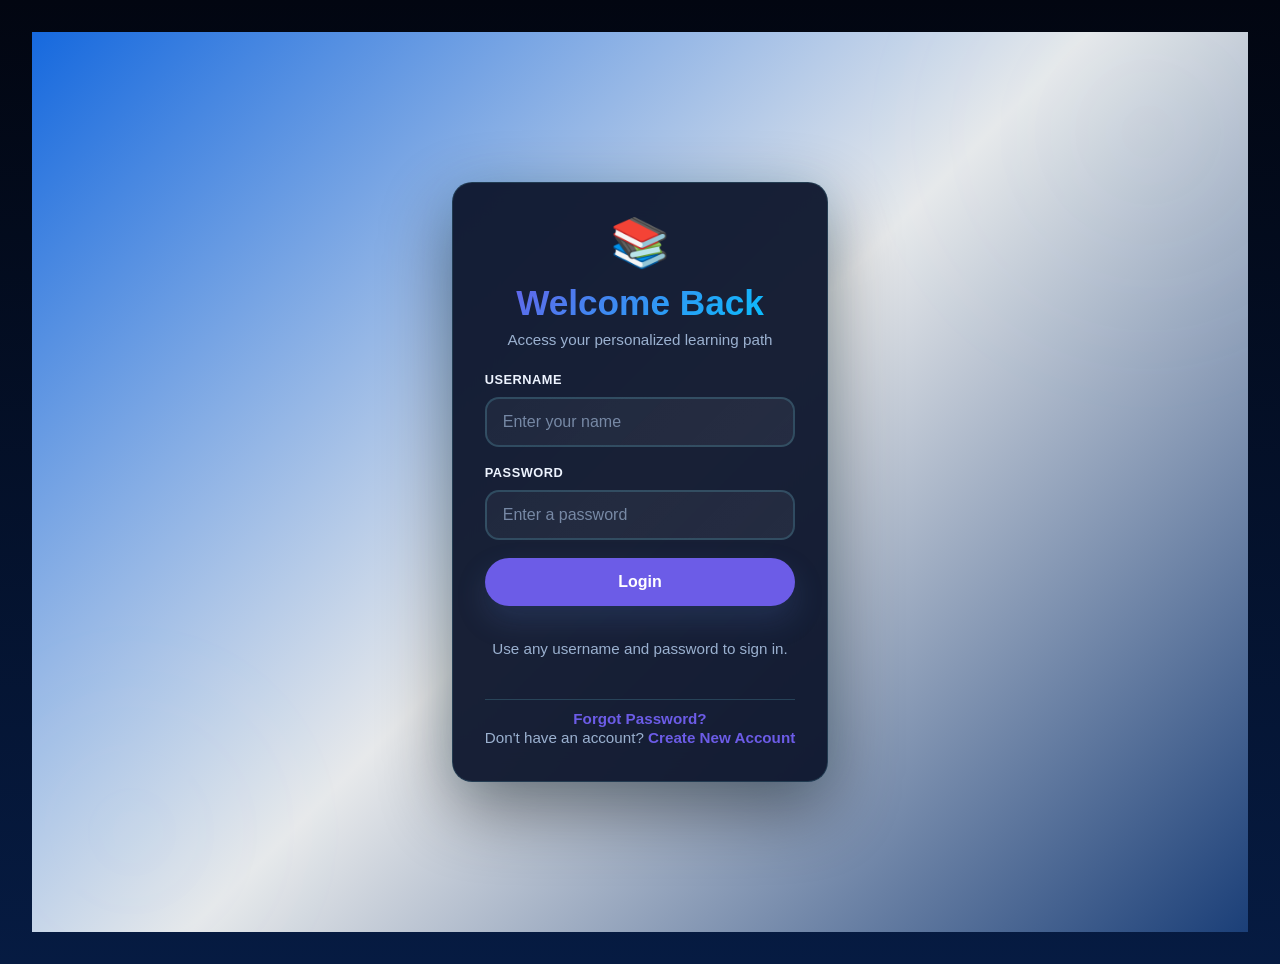
<file: index.html>
<!DOCTYPE html>
<html lang="en">
<head>
    <meta charset="UTF-8">
    <meta name="viewport" content="width=device-width, initial-scale=1.0">
    <title>Learning Path Generator</title>
    <link rel="stylesheet" href="style.css">
</head>
<body>
    <div class="container">
        <div id="loginScreen" class="panel panel--login">
            <!-- Login Background -->
            <div class="login-bg">
                <div class="login-bg__accent login-bg__accent-1"></div>
                <div class="login-bg__accent login-bg__accent-2"></div>
            </div>

            <!-- Success Notification -->
            <div id="successNotification" class="success-notification hidden">
                <div class="success-icon">✓</div>
                <p>Logging in...</p>
            </div>

            <!-- Login Form -->
            <div id="loginFormContainer" class="card card--login login-card">
                <div class="login-header">
                    <div class="login-icon">📚</div>
                    <h1>Welcome Back</h1>
                    <p>Access your personalized learning path</p>
                </div>
                <form id="loginForm" class="form">
                    <div class="form-group">
                        <label for="username">Username</label>
                        <input id="username" type="text" placeholder="Enter your name" required>
                    </div>

                    <div class="form-group">
                        <label for="password">Password</label>
                        <input id="password" type="password" placeholder="Enter a password" required>
                    </div>

                    <button type="submit" class="btn btn--primary btn--login">
                        <span class="btn-text">Login</span>
                        <span class="btn-loader hidden"></span>
                    </button>
                    <p class="form-note">Use any username and password to sign in.</p>
                </form>
                <div class="form-footer">
                    <p><a href="#" id="forgotPasswordLink" class="form-link">Forgot Password?</a></p>
                    <p class="form-footer__center">Don't have an account? <a href="#" id="signupLink" class="form-link">Create New Account</a></p>
                </div>
            </div>

            <!-- Signup Form -->
            <div id="signupFormContainer" class="card card--login login-card hidden">
                <div class="login-header">
                    <div class="login-icon">✨</div>
                    <h1>Create Account</h1>
                    <p>Start your learning journey today</p>
                </div>
                <form id="signupForm" class="form">
                    <div class="form-group">
                        <label for="signupName">Full Name</label>
                        <input id="signupName" type="text" placeholder="Enter your full name" required>
                    </div>

                    <div class="form-group">
                        <label for="signupUsername">Username</label>
                        <input id="signupUsername" type="text" placeholder="Choose a username" required>
                    </div>

                    <div class="form-group">
                        <label for="signupEmail">Email</label>
                        <input id="signupEmail" type="email" placeholder="Enter your email" required>
                    </div>

                    <div class="form-group">
                        <label for="signupPassword">Password</label>
                        <input id="signupPassword" type="password" placeholder="Enter a password (min 6 characters)" required minlength="6">
                    </div>

                    <div class="form-group">
                        <label for="signupConfirmPassword">Confirm Password</label>
                        <input id="signupConfirmPassword" type="password" placeholder="Confirm your password" required minlength="6">
                    </div>

                    <div class="form-group">
                        <label for="signupAvatar">Profile Photo (optional)</label>
                        <div class="file-input-shell">
                            <input id="signupAvatar" type="file" accept="image/*">
                            <span id="signupAvatarStatus" class="file-input-status">No file chosen</span>
                        </div>
                    </div>

                    <button type="submit" class="btn btn--primary btn--login">Create Account</button>
                </form>
                <div class="form-footer">
                    <p>Already have an account? <a href="#" id="backToLoginLink" class="form-link">Login here</a></p>
                </div>
            </div>

            <!-- Forgot Password Form -->
            <div id="forgotPasswordFormContainer" class="card card--login login-card hidden">
                <div class="login-header">
                    <div class="login-icon">🔐</div>
                    <h1>Reset Password</h1>
                    <p>We'll help you recover your account</p>
                </div>
                <form id="forgotPasswordForm" class="form">
                    <div class="form-group">
                        <label for="resetEmail">Email</label>
                        <input id="resetEmail" type="email" placeholder="Enter your registered email" required>
                    </div>

                    <button type="submit" class="btn btn--primary btn--login">Send Reset Link</button>
                    <p id="resetMessage" class="form-note" style="display: none; color: var(--color-secondary);"></p>
                </form>
                <div class="form-footer">
                    <p><a href="#" id="backToLoginLink2" class="form-link">Back to Login</a></p>
                </div>
            </div>
        </div>

        <div id="appScreen" class="panel panel--app hidden">
            <header class="header header--app">
                <div>
                    <h1>Learning Path Generator</h1>
                    <p>Build your skills with guided study plans, video resources, and an AI/ML Assistant.</p>
                </div>
                <div class="header-actions">
                    <a href="dashboard.html" class="btn btn--secondary">Dashboard</a>
                    <a href="profile.html" class="btn btn--secondary">Profile</a>
                    <button id="logoutButton" class="btn btn--secondary">Logout</button>
                </div>
            </header>

            <section class="top-grid">
                <aside class="sidebar-stack">
                    <div class="card profile-card">
                        <div class="profile-header">
                            <div class="avatar" id="appAvatar">LP</div>
                            <div>
                                <h3 id="profileName">Your Name</h3>
                                <p id="profileRole">Learning Explorer</p>
                            </div>
                        </div>
                        <div class="profile-info">
                            <div><strong>Email</strong><span id="profileEmail">-</span></div>
                            <div><strong>Interests</strong><span id="profileInterests">-</span></div>
                        </div>
                    </div>
                    <div class="skills-card card">
                        <h3>Learning Path Skills</h3>
                        <div id="skillCards" class="skill-grid"></div>
                    </div>
                </aside>
            </section>

            <section class="path-card card">
                <div class="path-controls">
                    <div class="form-group">
                        <label for="skillSelect">Select Skill</label>
                        <select id="skillSelect"></select>
                    </div>
                    <div class="form-group">
                        <label for="levelSelect">Select Level</label>
                        <select id="levelSelect"></select>
                    </div>
                    <button id="generateButton" class="btn btn--primary">Generate Path</button>
                </div>
                <div id="result" class="path-result"></div>
            </section>

            <section class="chat-card card">
                <div class="chat-header">
                    <div>
                        <h3>AI/ML Assistant</h3>
                        <p>Ask theory-based questions about Python, AI, machine learning, web development, and course topics.</p>
                    </div>
                </div>
                <div id="chatWindow" class="chat-window"></div>
                <div class="chat-input-row">
                    <input id="chatInput" type="text" placeholder="Ask a theory question like 'What is Python?'">
                    <button id="sendChatButton" class="btn btn--primary">Send</button>
                </div>
            </section>
        </div>
    </div>

    <script src="script.js"></script>
</body>
</html>
</file>
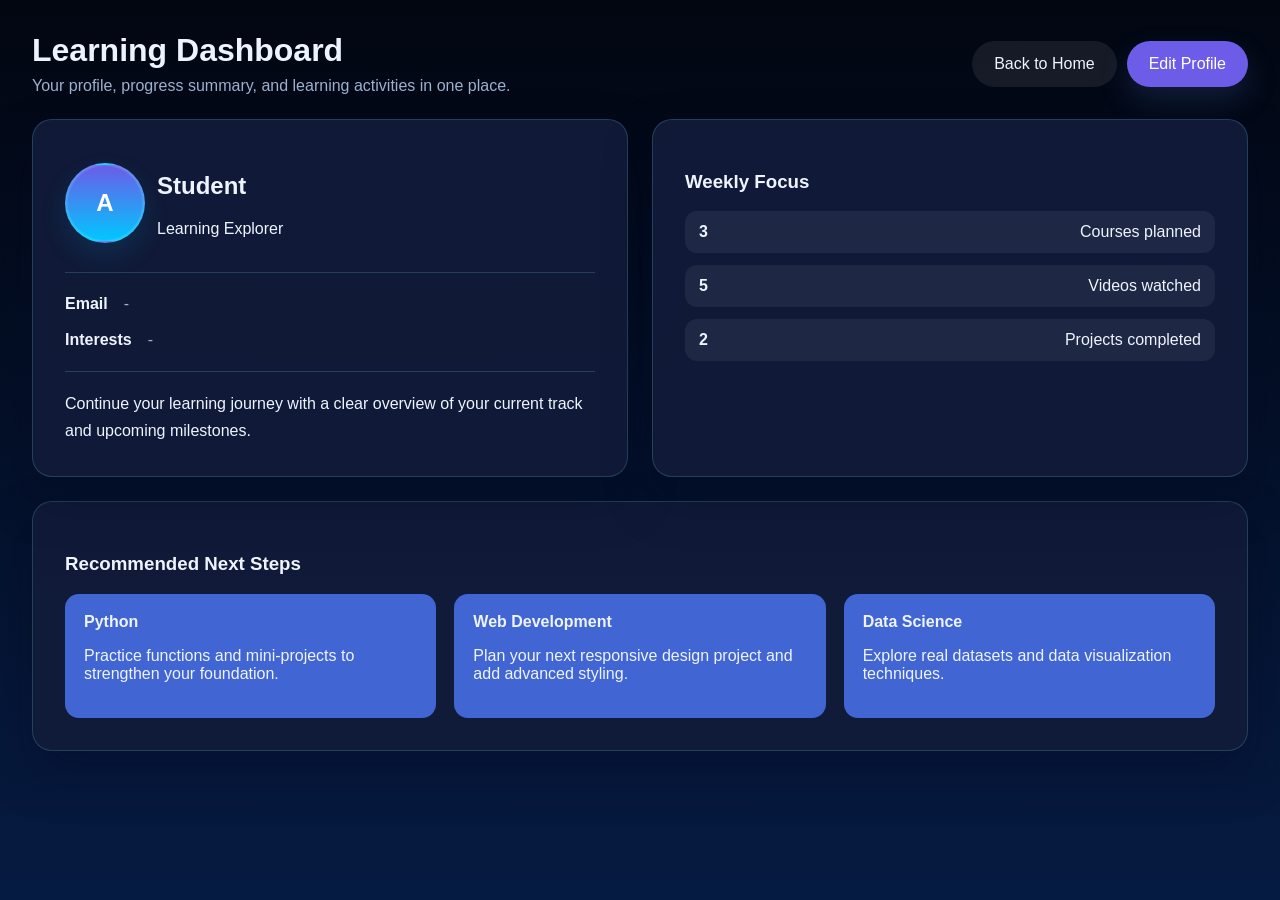
<file: dashboard.html>
<!DOCTYPE html>
<html lang="en">
<head>
    <meta charset="UTF-8" />
    <meta name="viewport" content="width=device-width, initial-scale=1.0" />
    <title>Dashboard | Learning Path Generator</title>
    <link rel="stylesheet" href="style.css" />
</head>
<body>
    <div class="container">
        <div class="panel panel--app">
            <header class="header header--app">
                <div>
                    <h1>Learning Dashboard</h1>
                    <p>Your profile, progress summary, and learning activities in one place.</p>
                </div>
                <div class="header-actions">
                    <a href="index.html" class="btn btn--secondary">Back to Home</a>
                    <a href="profile.html" class="btn btn--primary">Edit Profile</a>
                </div>
            </header>

            <section class="dashboard-grid">
                <div class="card dashboard-card">
                    <div class="profile-header">
                        <div class="avatar" id="dashboardAvatar">A</div>
                        <div>
                            <h2 id="dashboardName">Student</h2>
                            <p id="dashboardRole">Learning Explorer</p>
                        </div>
                    </div>
                    <div class="profile-info">
                        <div><strong>Email</strong><span id="dashboardEmail">-</span></div>
                        <div><strong>Interests</strong><span id="dashboardInterests">-</span></div>
                    </div>
                    <div class="profile-summary">
                        <p>Continue your learning journey with a clear overview of your current track and upcoming milestones.</p>
                    </div>
                </div>

                <div class="card dashboard-card">
                    <h3>Weekly Focus</h3>
                    <div class="stat-list">
                        <div class="stat-item"><strong>3</strong><span>Courses planned</span></div>
                        <div class="stat-item"><strong>5</strong><span>Videos watched</span></div>
                        <div class="stat-item"><strong>2</strong><span>Projects completed</span></div>
                    </div>
                </div>
            </section>

            <section class="card">
                <h3>Recommended Next Steps</h3>
                <div class="skill-grid">
                    <div class="skill-card">
                        <h4>Python</h4>
                        <p>Practice functions and mini-projects to strengthen your foundation.</p>
                    </div>
                    <div class="skill-card">
                        <h4>Web Development</h4>
                        <p>Plan your next responsive design project and add advanced styling.</p>
                    </div>
                    <div class="skill-card">
                        <h4>Data Science</h4>
                        <p>Explore real datasets and data visualization techniques.</p>
                    </div>
                </div>
            </section>
        </div>
    </div>

    <script src="script.js"></script>
</body>
</html>
</file>
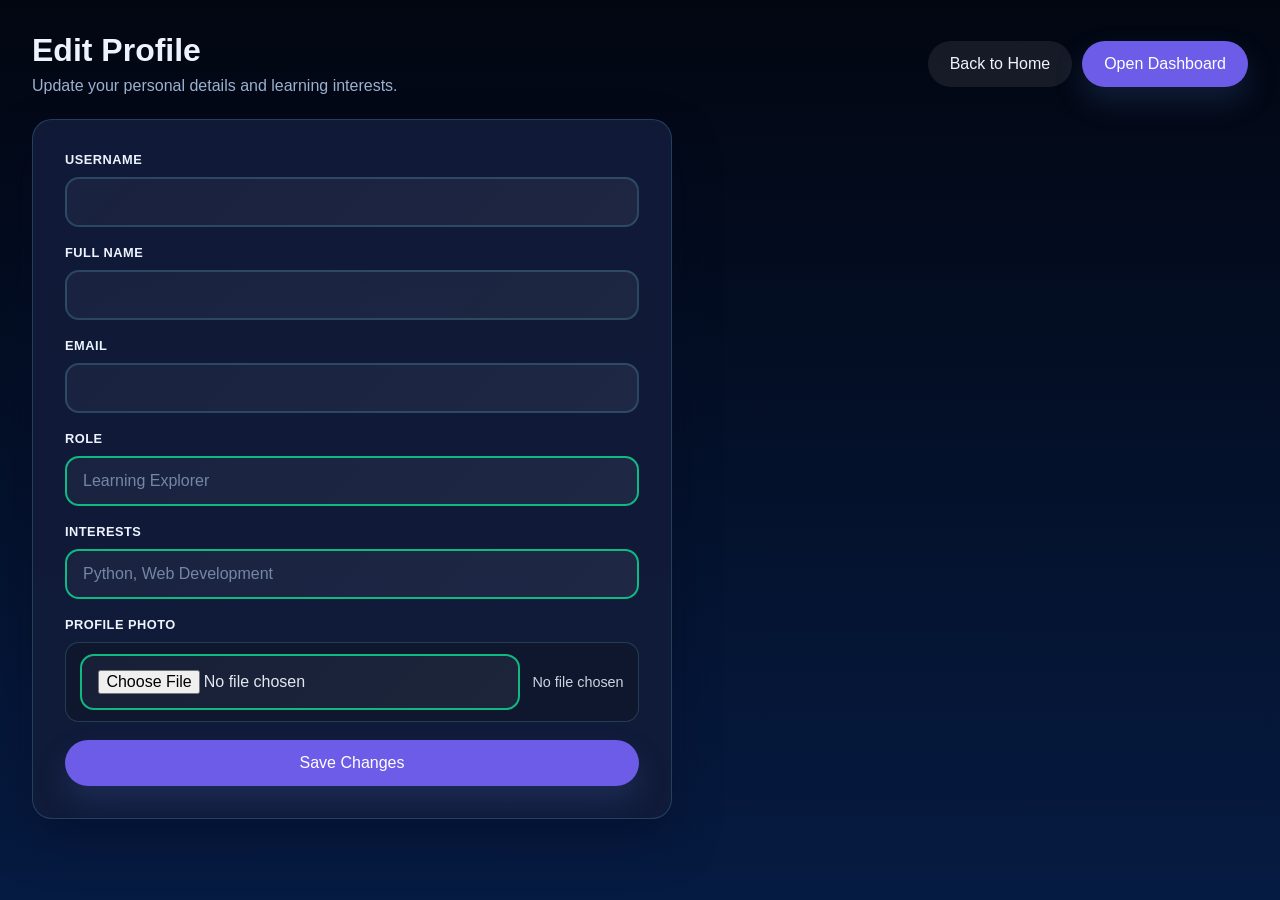
<file: profile.html>
<!DOCTYPE html>
<html lang="en">
<head>
    <meta charset="UTF-8" />
    <meta name="viewport" content="width=device-width, initial-scale=1.0" />
    <title>Profile | Learning Path Generator</title>
    <link rel="stylesheet" href="style.css" />
</head>
<body>
    <div class="container">
        <div class="panel panel--app">
            <header class="header header--app">
                <div>
                    <h1>Edit Profile</h1>
                    <p>Update your personal details and learning interests.</p>
                </div>
                <div class="header-actions">
                    <a href="index.html" class="btn btn--secondary">Back to Home</a>
                    <a href="dashboard.html" class="btn btn--primary">Open Dashboard</a>
                </div>
            </header>

            <section class="card profile-page-card">
                <form id="profileForm" class="form">
                    <div class="form-group">
                        <label for="profileUsername">Username</label>
                        <input id="profileUsername" type="text" required />
                    </div>
                    <div class="form-group">
                        <label for="profileName">Full Name</label>
                        <input id="profileName" type="text" required />
                    </div>
                    <div class="form-group">
                        <label for="profileEmail">Email</label>
                        <input id="profileEmail" type="email" required />
                    </div>
                    <div class="form-group">
                        <label for="profileRole">Role</label>
                        <input id="profileRole" type="text" placeholder="Learning Explorer" />
                    </div>
                    <div class="form-group">
                        <label for="profileInterests">Interests</label>
                        <input id="profileInterests" type="text" placeholder="Python, Web Development" />
                    </div>
                    <div class="form-group">
                        <label for="profileAvatar">Profile Photo</label>
                        <div class="file-input-shell">
                            <input id="profileAvatar" type="file" accept="image/*" />
                            <span id="profileAvatarStatus" class="file-input-status">No file chosen</span>
                        </div>
                    </div>
                    <button type="submit" class="btn btn--primary">Save Changes</button>
                </form>
            </section>
        </div>
    </div>

    <script src="script.js"></script>
</body>
</html>
</file>
<file: style.css>
:root {
    --color-primary: #6c5ce7;
    --color-primary-dark: #3b2f74;
    --color-secondary: #00c7ff;
    --color-bg: #061028;
    --color-surface: rgba(18, 28, 58, 0.92);
    --color-surface-alt: rgba(16, 24, 54, 0.7);
    --color-text: #eef4ff;
    --color-muted: #9bb1d0;
    --color-border: rgba(123, 239, 255, 0.18);
    --shadow: 0 22px 48px rgba(2, 10, 34, 0.35);
    --radius: 20px;
    --radius-sm: 14px;
    --spacing-sm: 12px;
    --spacing-md: 18px;
    --spacing-lg: 24px;
    --spacing-xl: 32px;
    --font: 'Segoe UI', Tahoma, Geneva, Verdana, sans-serif;
    --color-logo: #0f82af; /* Sky Blue for LP logo */
}

* {
    box-sizing: border-box;
}

html, body {
    margin: 0;
    min-height: 100%;
    font-family: var(--font);
    background: linear-gradient(180deg, #020611 0%, #061b42 100%);
    color: var(--color-text);
}

button, input, select {
    font: inherit;
}

body {
    padding: 0;
}

.container {
    width: 100%;
    max-width: none;
    margin: 0;
    padding: var(--spacing-xl);
    min-height: 100vh;
}

.panel {
    width: 100%;
}

.hidden {
    display: none;
}

.card {
    background: var(--color-surface);
    border: 1px solid var(--color-border);
    border-radius: var(--radius);
    box-shadow: var(--shadow);
    padding: var(--spacing-xl);
}

.card-alt {
    background: var(--color-surface-alt);
    border: 1px solid #3d8bb714;
}

.card--login {
    max-width: 420px;
    margin: 0 auto;
    text-align: center;
}

.card--login h1 {
    margin-bottom: var(--spacing-sm);
    font-size: 2rem;
}

.card--login p {
    color: var(--color-muted);
    margin-bottom: var(--spacing-lg);
}

.form {
    display: grid;
    gap: var(--spacing-md);
}

.form label {
    text-align: left;
    font-weight: 600;
    color: var(--color-text);
}

.form input,
.form select {
    width: 100%;
    padding: var(--spacing-sm) var(--spacing-md);
    border: 1px solid var(--color-border);
    border-radius: var(--radius-sm);
    background: #135ee10d;
    color: var(--color-text);
}

.form-note {
    color: var(--color-muted);
    font-size: 0.95rem;
}

.form-footer {
    margin-top: var(--spacing-md);
    padding: 0.5rem 0 0 0;
    border-top: 1px solid var(--color-border);
}

.form-footer p {
    margin: 0.15rem 0;
    color: var(--color-muted);
    font-size: 0.95rem;
}

.form-footer__center {
    text-align: center !important;
    margin-bottom: 0;
}

.form-link {
    color: var(--color-primary);
    text-decoration: none;
    font-weight: 600;
    cursor: pointer;
    transition: color 0.2s ease;
}

.form-link:hover {
    color: var(--color-primary-dark);
    text-decoration: underline;
}

.btn {
    border: none;
    border-radius: 999px;
    padding: 14px 22px;
    cursor: pointer;
    transition: transform 0.2s ease, box-shadow 0.2s ease;
}

.btn:hover {
    transform: translateY(-1px);
}

.btn--primary {
    background: var(--color-primary);
    color: white;
    box-shadow: 0 14px 30px rgba(75, 108, 183, 0.22);
}

.btn--secondary {
    background: rgba(255,255,255,0.08);
    color: var(--color-text);
}

/* Premium Login Page Styles */
.panel--login {
    display: flex;
    align-items: center;
    justify-content: center;
    min-height: 100vh;
    position: relative;
    overflow: hidden;
    background: linear-gradient(135deg, hsl(229, 39%, 54%) 0%, #764ba2 50%, #f093fb 100%);
    background-size: 200% 200%;
    animation: gradientShift 15s ease infinite;
}

@keyframes gradientShift {
    0% {
        background-position: 0% 50%;
    }
    50% {
        background-position: 100% 50%;
    }
    100% {
        background-position: 0% 50%;
    }
}

.login-bg {
    position: absolute;
    inset: 0;
    z-index: 0;
}

.login-bg__accent {
    position: absolute;
    border-radius: 50%;
    opacity: 0.15;
    animation: float 20s infinite ease-in-out;
    filter: blur(40px);
}

.panel--login {
    background: linear-gradient(135deg, #1669de 0%, #e7e9eb 50%, #1b3f78 100%);
}

.login-bg__accent-1 {
    width: 400px;
    height: 400px;
    background: radial-gradient(circle, rgba(135,206,235,0.22), rgba(135,206,235,0));
    top: -100px;
    right: -100px;
    animation-delay: 0s;
    box-shadow: 0 0 100px 30px rgba(135,206,235,0.15);
}

.login-bg__accent-2 {
    width: 300px;
    height: 300px;
    background: radial-gradient(circle, rgba(135,206,235,0.18), rgba(135,206,235,0));
    bottom: -50px;
    left: -50px;
    animation-delay: 5s;
    box-shadow: 0 0 80px 25px rgba(135,206,235,0.12);
}

@keyframes float {
    0%, 100% {
        transform: translateY(0px) translateX(0px) scale(1);
    }
    50% {
        transform: translateY(30px) translateX(15px) scale(1.1);
    }
}

/* Avatar / LP logo */
.avatar {
    display: inline-flex;
    align-items: center;
    justify-content: center;
    width: 72px;
    height: 72px;
    border-radius: 50%;
    background: linear-gradient(135deg, rgba(0, 199, 255, 0.22), rgba(108, 92, 231, 0.16));
    border: 2px solid rgba(123, 239, 255, 0.24);
    box-shadow: inset 0 0 0 1px rgba(255, 255, 255, 0.08), 0 12px 28px rgba(0, 199, 255, 0.12);
    overflow: hidden;
}

.avatar img {
    width: 100%;
    height: 100%;
    object-fit: cover;
}

.avatar-text {
    font-weight: 900;
    font-size: 1.65rem; /* larger size */
    color: #e8fbff;
    letter-spacing: 0.08em;
    text-shadow: 0 0 18px rgba(0, 199, 255, 0.35);
    display: inline-block;
}

.login-card {
    position: relative;
    z-index: 10;
    animation: slideInUp 0.8s cubic-bezier(0.34, 1.56, 0.64, 1), cardGlow 3s ease-in-out infinite;
    background: rgba(13, 22, 45, 0.95);
    backdrop-filter: blur(20px);
    border: 1px solid rgba(123, 239, 255, 0.14);
    box-shadow: 0 26px 70px rgba(0, 0, 0, 0.45), 0 0 48px rgba(0, 199, 255, 0.08);
    max-width: 420px;
    margin: 0 auto;
}

@keyframes slideInUp {
    from {
        opacity: 0;
        transform: translateY(50px) scale(0.95);
    }
    to {
        opacity: 1;
        transform: translateY(0) scale(1);
    }
}

@keyframes cardGlow {
    0%, 100% {
        box-shadow: 0 25px 60px rgba(0, 0, 0, 0.2), 0 0 40px rgba(102, 126, 234, 0.1);
    }
    50% {
        box-shadow: 0 25px 60px rgba(0, 0, 0, 0.3), 0 0 60px rgba(102, 126, 234, 0.2);
    }
}

.login-header {
    margin-bottom: var(--spacing-lg);
    animation: fadeIn 0.8s ease 0.2s both;
    text-align: center;
}

.login-icon {
    font-size: 3rem;
    margin-bottom: 12px;
    animation: iconBounce 1.2s cubic-bezier(0.68, -0.55, 0.265, 1.55) 0.4s both;
    display: inline-block;
}

@keyframes iconBounce {
    0% {
        opacity: 0;
        transform: translateY(-30px) scale(0.3);
    }
    50% {
        opacity: 1;
        transform: translateY(-5px) scale(1.1);
    }
    100% {
        opacity: 1;
        transform: translateY(0) scale(1);
    }
}

@keyframes fadeIn {
    from {
        opacity: 0;
    }
    to {
        opacity: 1;
    }
}

.login-header h1 {
    margin: 0 0 8px 0;
    font-size: 2.2rem;
    background: linear-gradient(135deg, var(--color-primary), var(--color-secondary));
    -webkit-background-clip: text;
    -webkit-text-fill-color: transparent;
    background-clip: text;
    font-weight: 700;
    animation: textGradient 3s ease infinite;
}

@keyframes textGradient {
    0% {
        background: linear-gradient(135deg, var(--color-primary), var(--color-secondary));
        -webkit-background-clip: text;
        -webkit-text-fill-color: transparent;
        background-clip: text;
    }
    100% {
        background: linear-gradient(135deg, var(--color-secondary), var(--color-primary));
        -webkit-background-clip: text;
        -webkit-text-fill-color: transparent;
        background-clip: text;
    }
}

.login-header p {
    margin: 0;
    color: var(--color-muted);
    font-size: 0.95rem;
    font-weight: 500;
}

.form-group {
    display: grid;
    gap: 8px;
    animation: slideInLeft 0.6s ease both;
}

.form-group:nth-child(1) {
    animation-delay: 0.3s;
}

.form-group:nth-child(2) {
    animation-delay: 0.4s;
}

.form-group:nth-child(3) {
    animation-delay: 0.5s;
}

@keyframes slideInLeft {
    from {
        opacity: 0;
        transform: translateX(-20px);
    }
    to {
        opacity: 1;
        transform: translateX(0);
    }
}

.form-group label {
    text-align: left;
    font-weight: 600;
    color: var(--color-text);
    font-size: 0.9rem;
    text-transform: uppercase;
    letter-spacing: 0.5px;
    font-size: 0.8rem;
}

.form-group input {
    width: 100%;
    padding: 14px 16px;
    border: 2px solid var(--color-border);
    border-radius: var(--radius-sm);
    background: linear-gradient(135deg, rgba(255,255,255,0.04) 0%, rgba(255,255,255,0.06) 100%);
    color: var(--color-text);
    font-size: 1rem;
    transition: all 0.4s cubic-bezier(0.4, 0, 0.2, 1);
    position: relative;
}

.form-group input::placeholder {
    color: var(--color-muted);
    opacity: 0.7;
}

.form-group input:focus {
    outline: none;
    border-color: var(--color-primary);
    box-shadow: 0 0 0 4px rgba(75, 108, 183, 0.2), inset 0 0 20px rgba(37, 99, 235, 0.08);
    background: linear-gradient(135deg, rgba(255,255,255,0.08) 0%, rgba(255,255,255,0.12) 100%);
    transform: translateY(-2px);
}

.form-group input:valid {
    border-color: #10b981;
}

.btn--login {
    position: relative;
    display: flex;
    align-items: center;
    justify-content: center;
    gap: 8px;
    padding: 15px 36px;
    font-weight: 600;
    font-size: 1rem;
    animation: slideInUp 0.6s ease 0.5s both;
    overflow: hidden;
    border: none;
    cursor: pointer;
    transition: all 0.3s ease;
}

.btn--login::before {
    content: '';
    position: absolute;
    top: 0;
    left: -100%;
    width: 100%;
    height: 100%;
    background: rgba(255, 255, 255, 0.2);
    animation: ripple 0.6s ease;
}

@keyframes ripple {
    to {
        left: 100%;
    }
}

.btn--login:hover:not(:disabled) {
    transform: translateY(-3px);
    box-shadow: 0 15px 40px rgba(75, 108, 183, 0.3);
}

.btn--login:active:not(:disabled) {
    transform: translateY(-1px);
}

.btn--login:disabled {
    opacity: 0.9;
    cursor: not-allowed;
}

.btn-loader {
    display: inline-block;
    width: 18px;
    height: 18px;
    border: 3px solid rgba(255, 255, 255, 0.3);
    border-top-color: white;
    border-radius: 50%;
    animation: spin 0.8s linear infinite;
}

@keyframes spin {
    to {
        transform: rotate(360deg);
    }
}

.btn-loader.hidden {
    display: none;
}

@keyframes slideInUp {
    from {
        opacity: 0;
        transform: translateY(30px);
    }
    to {
        opacity: 1;
        transform: translateY(0);
    }
}

@keyframes fadeOut {
    from {
        opacity: 1;
        transform: scale(1);
    }
    to {
        opacity: 0;
        transform: scale(0.98);
    }
}

.header--app {
    display: flex;
    justify-content: space-between;
    align-items: center;
    gap: var(--spacing-lg);
    margin-bottom: var(--spacing-lg);
    animation: slideDown 0.6s ease;
}

.header-actions {
    display: flex;
    flex-wrap: wrap;
    gap: 10px;
    align-items: center;
}

.header-actions a {
    text-decoration: none;
}

@keyframes slideDown {
    from {
        opacity: 0;
        transform: translateY(-20px);
    }
    to {
        opacity: 1;
        transform: translateY(0);
    }
}

/* Success Notification */
.success-notification {
    position: fixed;
    top: 50%;
    left: 50%;
    transform: translate(-50%, -50%);
    z-index: 100;
    background: white;
    border-radius: 50%;
    width: 80px;
    height: 80px;
    display: flex;
    flex-direction: column;
    align-items: center;
    justify-content: center;
    box-shadow: 0 20px 60px #0c0c0c4d;
    animation: scaleIn 0.5s cubic-bezier(0.34, 1.56, 0.64, 1);
}

.success-icon {
    font-size: 2.5rem;
    color: #10b981;
    font-weight: bold;
    animation: checkmark 0.6s ease-in-out;
}

.success-notification p {
    font-size: 0.8rem;
    color: var(--color-text);
    margin: 8px 0 0 0;
    animation: fadeIn 0.8s ease 0.3s both;
}

@keyframes scaleIn {
    from {
        opacity: 0;
        transform: translate(-50%, -50%) scale(0);
    }
    to {
        opacity: 1;
        transform: translate(-50%, -50%) scale(1);
    }
}

@keyframes checkmark {
    0% {
        transform: scale(0) rotate(-45deg);
        opacity: 0;
    }
    50% {
        transform: scale(1.2) rotate(10deg);
    }
    100% {
        transform: scale(1) rotate(0);
        opacity: 1;
    }
}

.success-notification.hidden {
    display: none;
}

.header--app h1 {
    margin: 0;
    font-size: 2rem;
}


.header--app p {
    margin: 8px 0 0;
    color: var(--color-muted);
}

.top-grid {
    display: grid;
    grid-template-columns: 440px 1fr;
    gap: var(--spacing-lg);
    margin-bottom: var(--spacing-lg);
}

.profile-card {
    margin-bottom: var(--spacing-lg);
    min-width: 320px;
    padding: calc(var(--spacing-xl) + 8px);
}

.sidebar-stack {
    display: grid;
    gap: var(--spacing-lg);
}

.dashboard-grid {
    display: grid;
    grid-template-columns: repeat(2, minmax(0, 1fr));
    gap: var(--spacing-lg);
    margin-bottom: var(--spacing-lg);
}

.dashboard-card {
    min-height: 240px;
}

.stat-list {
    display: grid;
    gap: 12px;
    margin-top: 16px;
}

.stat-item {
    display: flex;
    justify-content: space-between;
    align-items: center;
    padding: 12px 14px;
    border-radius: 12px;
    background: rgba(255,255,255,0.06);
}

.profile-page-card {
    max-width: 640px;
}

.skills-card,
.path-card,
.chat-card {
    margin-bottom: var(--spacing-lg);
}

.profile-header {
    display: flex;
    align-items: center;
    gap: 12px;
    margin-bottom: var(--spacing-md);
}

.avatar {
        width: 80px;
        height: 80px;
        min-width: 80px;
        border-radius: 50%;
        background: linear-gradient(180deg, var(--color-primary), var(--color-secondary));
        display: grid;
        place-items: center;
        color: white;
        font-weight: 700;
        font-size: 1.5rem;
        overflow: hidden;
        position: relative;
    }

    .avatar img {
        width: 100%;
        height: 100%;
        display: block;
        border-radius: 50%;
    }

.profile-card h2,
.skills-card h3,
.chat-header h3 {
    margin: 0;
}

.profile-card p,
.chat-header p {
    color: var(--color-muted);
}

.profile-info {
    border-top: 1px solid var(--color-border);
    border-bottom: 1px solid var(--color-border);
    padding: var(--spacing-md) 0;
    margin-bottom: var(--spacing-md);
    display: grid;
    gap: 10px;
}



.user-info {
  font-size: 16px;
  font-weight: bold;
  color: #333;
}

.profile-info div {
    display: grid;
    grid-template-columns: auto minmax(0, 1fr);
    gap: 10px 16px;
    align-items: center;
    color: var(--color-muted);
}

.profile-info strong {
    color: var(--color-text);
    font-weight: 700;
}

.profile-info span {
    min-width: 0;
    overflow-wrap: anywhere;
    word-break: break-word;
    padding: 4px 0;
}

.profile-summary {
    display: grid;
    gap: 10px;
}

.profile-summary p {
    margin: 0;
    line-height: 1.7;
    overflow-wrap: break-word;
    word-break: break-word;
}

.skill-grid {
    display: grid;
    gap: var(--spacing-md);
    grid-template-columns: repeat(auto-fit, minmax(220px, 1fr));
}

.skill-card {
    background: rgb(65, 101, 211);
    border: 1px solid transparent;
    padding: var(--spacing-md);
    border-radius: var(--radius-sm);
    min-height: 120px;
}

.skill-card h4 {
    margin: 0 0 0.5rem;
}

.path-card {
    display: flex;
    flex-direction: column;
    gap: var(--spacing-md);
}

.path-controls {
    display: grid;
    grid-template-columns: repeat(3, minmax(0, 1fr));
    gap: var(--spacing-md);
    align-items: end;
}

.form-group {
    display: grid;
    gap: 10px;
}

.path-result {
    min-height: 280px;
    padding: 0 var(--spacing-lg) var(--spacing-lg);
    background: linear-gradient(180deg, rgba(76, 93, 145, 0.98), rgba(72, 109, 179, 0.98));
    border: 1px solid #703fc626;
    border-radius: calc(var(--radius-sm) * 1.2);
    box-shadow: 0 35px 100px rgba(253, 254, 255, 0.251);
    backdrop-filter: blur(22px);
    overflow: hidden;
}

.path-result .result__header {
    background: linear-gradient(135deg, rgba(88, 43, 234, 0.95), rgba(59, 130, 246, 0.95));
    color: white;
    border-radius: var(--radius-sm);
    padding: calc(var(--spacing-lg) + 4px);
    margin-bottom: var(--spacing-lg);
    box-shadow: 0 15px 40px rgba(72, 63, 175, 0.25);
}

.result__info {
    display: grid;
    grid-template-columns: repeat(2, minmax(0, 1fr));
    gap: var(--spacing-md);
    margin-top: var(--spacing-md);
}

.result__info-item {
    background: rgba(255, 255, 255, 0.08);
    border: 1px solid rgba(148, 163, 184, 0.18);
    box-shadow: inset 0 0 0 1px rgba(255, 255, 255, 0.06);
    color: #e2e8f0;
}

.path-steps {
    background: rgba(244, 243, 243, 0.06);
    padding: calc(var(--spacing-lg) + 4px);
    border-radius: var(--radius-sm);
    margin-bottom: var(--spacing-lg);
    border: 1px solid lab(66.98% -0.42 -10.71 / 0.16);
}

.path-step {
    background: rgba(255, 255, 255, 0.1);
    padding: calc(var(--spacing-md) - 2px);
    border-left: 4px solid rgba(96, 165, 250, 1);
    border-radius: calc(var(--radius-sm) - 4px);
    margin-bottom: var(--spacing-sm);
    box-shadow: 0 10px 20px rgba(30, 58, 138, 0.12);
}

.course-card {
    background: rgba(255, 255, 255, 0.08);
    border: 1px solid rgba(148, 163, 184, 0.16);
    border-radius: calc(var(--radius-sm) + 4px);
    padding: var(--spacing-lg);
    transition: transform 0.25s ease, box-shadow 0.25s ease, background 0.25s ease;
}

.course-card:hover {
    transform: translateY(-4px);
    box-shadow: 0 25px 60px rgba(72, 63, 175, 0.22);
    background: #7e6a6a24;
}

.course-card__title {
    margin-bottom: var(--spacing-sm);
    color: #dbeafe;
}

.course-card__description {
    margin-bottom: var(--spacing-md);
    color: #c7d2fe;
}

.course-card__video {
    width: 100%;
    aspect-ratio: 16 / 9;
    border-radius: 18px;
    overflow: hidden;
    background: #0f172a;
    box-shadow: inset 0 0 0 1px rgba(255, 255, 255, 0.08);
}

.course-card__video iframe {
    width: 100%;
    height: 100%;
    border: 0;
}

.chat-card {
    display: grid;
    gap: var(--spacing-md);
}

.chat-header {
    display: flex;
    justify-content: space-between;
    align-items: center;
}

.chat-window {
    background: rgba(15, 23, 42, 0.95);
    border: 1px solid rgba(148, 163, 184, 0.18);
    border-radius: var(--radius-sm);
    padding: var(--spacing-md);
    min-height: 260px;
    overflow-y: auto;
    display: grid;
    gap: var(--spacing-md);
}

.chat-bubble {
    max-width: 85%;
    padding: var(--spacing-md);
    border-radius: 24px;
    line-height: 1.5;
}

.chat-bubble.user {
    background: linear-gradient(135deg, rgba(59, 130, 246, 0.95), rgba(129, 140, 248, 0.95));
    color: white;
    justify-self: end;
    border-bottom-right-radius: 6px;
}

.chat-bubble.bot {
    background: rgba(255, 255, 255, 0.08);
    color: #e2e8f0;
    border: 1px solid rgba(148, 163, 184, 0.1);
    border-bottom-left-radius: 6px;
}

.chat-input-row {
    display: grid;
    grid-template-columns: 1fr auto;
    gap: var(--spacing-sm);
}

.chat-input-row input {
    padding: var(--spacing-md);
    border-radius: var(--radius-sm);
    border: 1px solid var(--color-border);
    width: 100%;
}

.file-input-shell {
    display: flex;
    align-items: center;
    gap: var(--spacing-sm);
    padding: 0.7rem 0.9rem;
    border: 1px solid var(--color-border);
    border-radius: var(--radius-sm);
    background: rgba(15, 23, 42, 0.7);
}

.file-input-shell input[type="file"] {
    flex: 1;
    color: #e2e8f0;
    cursor: pointer;
}

.file-input-status {
    color: #cbd5e1;
    font-size: 0.9rem;
    white-space: nowrap;
}

@media (max-width: 900px) {
    .top-grid {
        grid-template-columns: 1fr;
    }

    .path-controls {
        grid-template-columns: 1fr;
    }

    .dashboard-grid {
        grid-template-columns: 1fr;
    }
}

@media (max-width: 640px) {
    body {
        padding: var(--spacing-lg);
    }

    .card--login {
        padding: var(--spacing-lg);
    }
}
</file>
